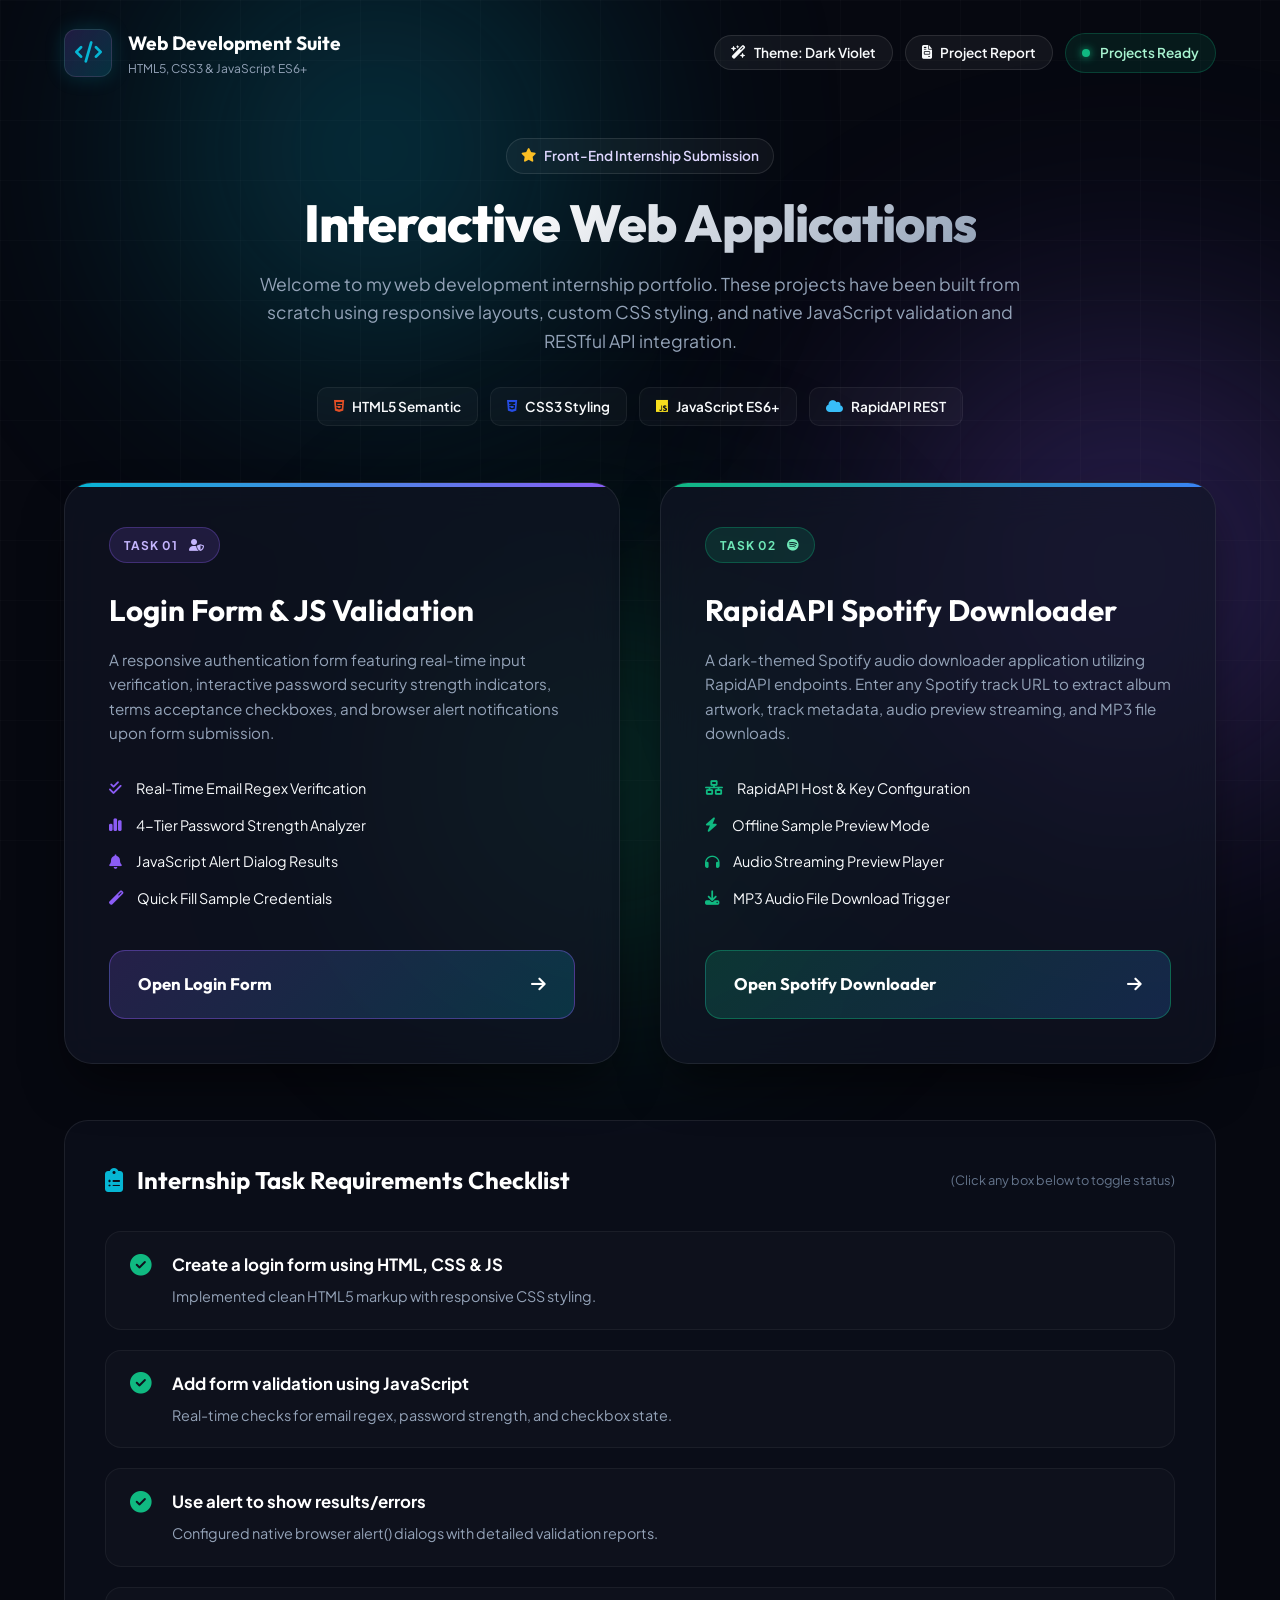
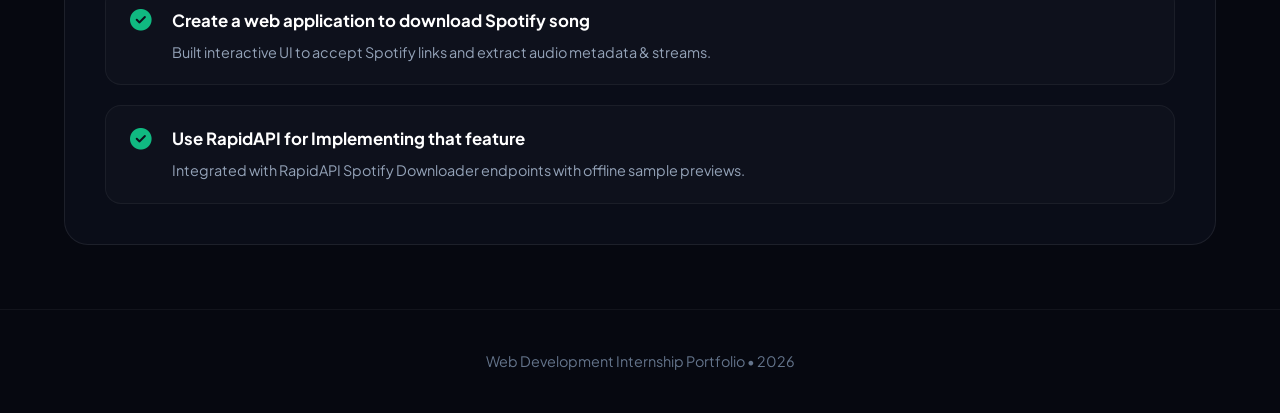
<file: index.html>
<!DOCTYPE html>
<html lang="en">
<head>
    <meta charset="UTF-8">
    <meta name="viewport" content="width=device-width, initial-scale=1.0">
    <title>Web Internship Projects | Portfolio</title>
    <meta name="description" content="An interactive web application showcasing two front-end development internship projects built with HTML5, CSS3, and JavaScript.">
    <!-- Google Fonts -->
    <link rel="preconnect" href="https://fonts.googleapis.com">
    <link rel="preconnect" href="https://fonts.gstatic.com" crossorigin>
    <link href="https://fonts.googleapis.com/css2?family=Outfit:wght@300;400;500;600;700;800&family=Plus+Jakarta+Sans:wght@400;500;600;700&display=swap" rel="stylesheet">
    <!-- FontAwesome for Icons -->
    <link rel="stylesheet" href="https://cdnjs.cloudflare.com/ajax/libs/font-awesome/6.4.0/css/all.min.css">
    <link rel="stylesheet" href="style.css">
</head>
<body>
    <!-- Ambient Background Gradients -->
    <div class="ambient-glow glow-cyan"></div>
    <div class="ambient-glow glow-violet"></div>
    <div class="ambient-glow glow-emerald"></div>
    <div class="grid-backdrop"></div>

    <!-- Header Navigation -->
    <header class="portfolio-header">
        <div class="logo-area">
            <div class="logo-badge">
                <i class="fa-solid fa-code"></i>
            </div>
            <div>
                <span class="brand-name">Web Development Suite</span>
                <span class="brand-sub">HTML5, CSS3 &amp; JavaScript ES6+</span>
            </div>
        </div>
        <div class="header-controls">
            <button type="button" class="btn-theme" id="themeSwitchBtn" title="Cycle color themes">
                <i class="fa-solid fa-wand-magic-sparkles"></i>
                <span>Theme: Dark Violet</span>
            </button>
            <button type="button" class="btn-report" id="generateReportBtn" title="Generate printable PDF report">
                <i class="fa-solid fa-file-invoice"></i>
                <span>Project Report</span>
            </button>
            <div class="header-status">
                <span class="status-indicator"></span>
                <span>Projects Ready</span>
            </div>
        </div>
    </header>

    <!-- Main Content -->
    <main class="dashboard-main">
        <!-- Hero Banner -->
        <section class="hero-banner">
            <div class="intern-tag">
                <i class="fa-solid fa-star"></i>
                <span>Front-End Internship Submission</span>
            </div>
            <h1>Interactive Web Applications</h1>
            <p class="hero-desc">Welcome to my web development internship portfolio. These projects have been built from scratch using responsive layouts, custom CSS styling, and native JavaScript validation and RESTful API integration.</p>
            
            <!-- Tech Stack Pill Badges -->
            <div class="tech-stack-pills">
                <span class="pill"><i class="fa-brands fa-html5" style="color: #e34f26;"></i> HTML5 Semantic</span>
                <span class="pill"><i class="fa-brands fa-css3-alt" style="color: #264de4;"></i> CSS3 Styling</span>
                <span class="pill"><i class="fa-brands fa-js" style="color: #f7df1e;"></i> JavaScript ES6+</span>
                <span class="pill"><i class="fa-solid fa-cloud" style="color: #38bdf8;"></i> RapidAPI REST</span>
            </div>
        </section>

        <!-- Tasks Grid -->
        <section class="tasks-grid">
            <!-- TASK 1 CARD -->
            <article class="task-card card-task-1">
                <div class="card-glow-border"></div>
                <div class="card-content">
                    <div class="task-badge badge-violet">
                        <span>TASK 01</span>
                        <i class="fa-solid fa-user-shield"></i>
                    </div>
                    
                    <h2 class="task-title">Login Form &amp; JS Validation</h2>
                    <p class="task-summary">A responsive authentication form featuring real-time input verification, interactive password security strength indicators, terms acceptance checkboxes, and browser alert notifications upon form submission.</p>
                    
                    <div class="task-features">
                        <div class="feature-item">
                            <i class="fa-solid fa-check-double"></i>
                            <span>Real-Time Email Regex Verification</span>
                        </div>
                        <div class="feature-item">
                            <i class="fa-solid fa-chart-simple"></i>
                            <span>4-Tier Password Strength Analyzer</span>
                        </div>
                        <div class="feature-item">
                            <i class="fa-solid fa-bell"></i>
                            <span>JavaScript Alert Dialog Results</span>
                        </div>
                        <div class="feature-item">
                            <i class="fa-solid fa-magic"></i>
                            <span>Quick Fill Sample Credentials</span>
                        </div>
                    </div>

                    <div class="card-actions">
                        <a href="task1_login_form/index.html" class="btn-launch btn-violet">
                            <span>Open Login Form</span>
                            <i class="fa-solid fa-arrow-right"></i>
                        </a>
                    </div>
                </div>
            </article>

            <!-- TASK 2 CARD -->
            <article class="task-card card-task-2">
                <div class="card-glow-border"></div>
                <div class="card-content">
                    <div class="task-badge badge-emerald">
                        <span>TASK 02</span>
                        <i class="fa-brands fa-spotify"></i>
                    </div>
                    
                    <h2 class="task-title">RapidAPI Spotify Downloader</h2>
                    <p class="task-summary">A dark-themed Spotify audio downloader application utilizing RapidAPI endpoints. Enter any Spotify track URL to extract album artwork, track metadata, audio preview streaming, and MP3 file downloads.</p>
                    
                    <div class="task-features">
                        <div class="feature-item">
                            <i class="fa-solid fa-network-wired"></i>
                            <span>RapidAPI Host &amp; Key Configuration</span>
                        </div>
                        <div class="feature-item">
                            <i class="fa-solid fa-bolt"></i>
                            <span>Offline Sample Preview Mode</span>
                        </div>
                        <div class="feature-item">
                            <i class="fa-solid fa-headphones"></i>
                            <span>Audio Streaming Preview Player</span>
                        </div>
                        <div class="feature-item">
                            <i class="fa-solid fa-download"></i>
                            <span>MP3 Audio File Download Trigger</span>
                        </div>
                    </div>

                    <div class="card-actions">
                        <a href="task2_spotify_downloader/index.html" class="btn-launch btn-emerald">
                            <span>Open Spotify Downloader</span>
                            <i class="fa-solid fa-arrow-right"></i>
                        </a>
                    </div>
                </div>
            </article>
        </section>

        <!-- Evaluation Checklist Box -->
        <section class="eval-box">
            <div class="eval-header">
                <i class="fa-solid fa-clipboard-list"></i>
                <h3>Internship Task Requirements Checklist</h3>
                <span class="click-hint">(Click any box below to toggle status)</span>
            </div>
            <div class="eval-items">
                <div class="eval-item verified">
                    <i class="fa-solid fa-circle-check"></i>
                    <div>
                        <strong>Create a login form using HTML, CSS &amp; JS</strong>
                        <span>Implemented clean HTML5 markup with responsive CSS styling.</span>
                    </div>
                </div>
                <div class="eval-item verified">
                    <i class="fa-solid fa-circle-check"></i>
                    <div>
                        <strong>Add form validation using JavaScript</strong>
                        <span>Real-time checks for email regex, password strength, and checkbox state.</span>
                    </div>
                </div>
                <div class="eval-item verified">
                    <i class="fa-solid fa-circle-check"></i>
                    <div>
                        <strong>Use alert to show results/errors</strong>
                        <span>Configured native browser alert() dialogs with detailed validation reports.</span>
                    </div>
                </div>
                <div class="eval-item verified">
                    <i class="fa-solid fa-circle-check"></i>
                    <div>
                        <strong>Create a web application to download Spotify song</strong>
                        <span>Built interactive UI to accept Spotify links and extract audio metadata &amp; streams.</span>
                    </div>
                </div>
                <div class="eval-item verified">
                    <i class="fa-solid fa-circle-check"></i>
                    <div>
                        <strong>Use RapidAPI for Implementing that feature</strong>
                        <span>Integrated with RapidAPI Spotify Downloader endpoints with offline sample previews.</span>
                    </div>
                </div>
            </div>
        </section>
    </main>

    <!-- Evaluation Report Modal (For Printing/PDF) -->
    <div class="report-modal" id="reportModal">
        <div class="report-card">
            <div class="report-header">
                <div class="report-title-area">
                    <i class="fa-solid fa-award"></i>
                    <div>
                        <h2>Internship Project Summary Report</h2>
                        <span>Front-End Web Development Submission</span>
                    </div>
                </div>
                <button type="button" class="close-report-btn" id="closeReportBtn"><i class="fa-solid fa-xmark"></i></button>
            </div>
            
            <div class="report-body">
                <div class="report-meta">
                    <p><strong>Project:</strong> Web Internship Tasks</p>
                    <p><strong>Date:</strong> <span id="reportTimestamp">Today</span></p>
                    <p><strong>Status:</strong> <span class="badge-passed">COMPLETE &amp; VERIFIED</span></p>
                </div>

                <hr class="report-divider">

                <h3>Project Verification Summary</h3>
                <table class="report-table">
                    <thead>
                        <tr>
                            <th>Task</th>
                            <th>Requirement Specification</th>
                            <th>Implementation Overview</th>
                            <th>Status</th>
                        </tr>
                    </thead>
                    <tbody>
                        <tr>
                            <td><strong>Task 01</strong></td>
                            <td>Login form using HTML, CSS &amp; JS</td>
                            <td>Responsive layout, floating input labels, custom CSS styling.</td>
                            <td><span class="status-pass">✔ Complete</span></td>
                        </tr>
                        <tr>
                            <td><strong>Task 01</strong></td>
                            <td>JS form validation &amp; alert() results</td>
                            <td>Real-time regex email check, 4-bar password security indicator, alert popups.</td>
                            <td><span class="status-pass">✔ Complete</span></td>
                        </tr>
                        <tr>
                            <td><strong>Task 02</strong></td>
                            <td>Spotify song downloader app</td>
                            <td>Dark green theme, audio player preview, direct MP3 download button.</td>
                            <td><span class="status-pass">✔ Complete</span></td>
                        </tr>
                        <tr>
                            <td><strong>Task 02</strong></td>
                            <td>RapidAPI integration</td>
                            <td>HTTP fetch with X-RapidAPI-Key headers, endpoint switcher, offline sample previews.</td>
                            <td><span class="status-pass">✔ Complete</span></td>
                        </tr>
                    </tbody>
                </table>

                <div class="report-notes">
                    <p><strong>Developer Note:</strong> Both tasks were designed and built without third-party CSS or JS UI frameworks, focusing on native DOM manipulation, styling variables, and asynchronous RESTful API calls.</p>
                </div>
            </div>

            <div class="report-footer">
                <button type="button" class="btn-print" id="printReportBtn">
                    <i class="fa-solid fa-print"></i>
                    <span>Print Report / Save as PDF</span>
                </button>
            </div>
        </div>
    </div>

    <!-- Footer -->
    <footer class="portfolio-footer">
        <p>Web Development Internship Portfolio &bull; 2026</p>
    </footer>

    <script src="dashboard.js"></script>
</body>
</html>
</file>
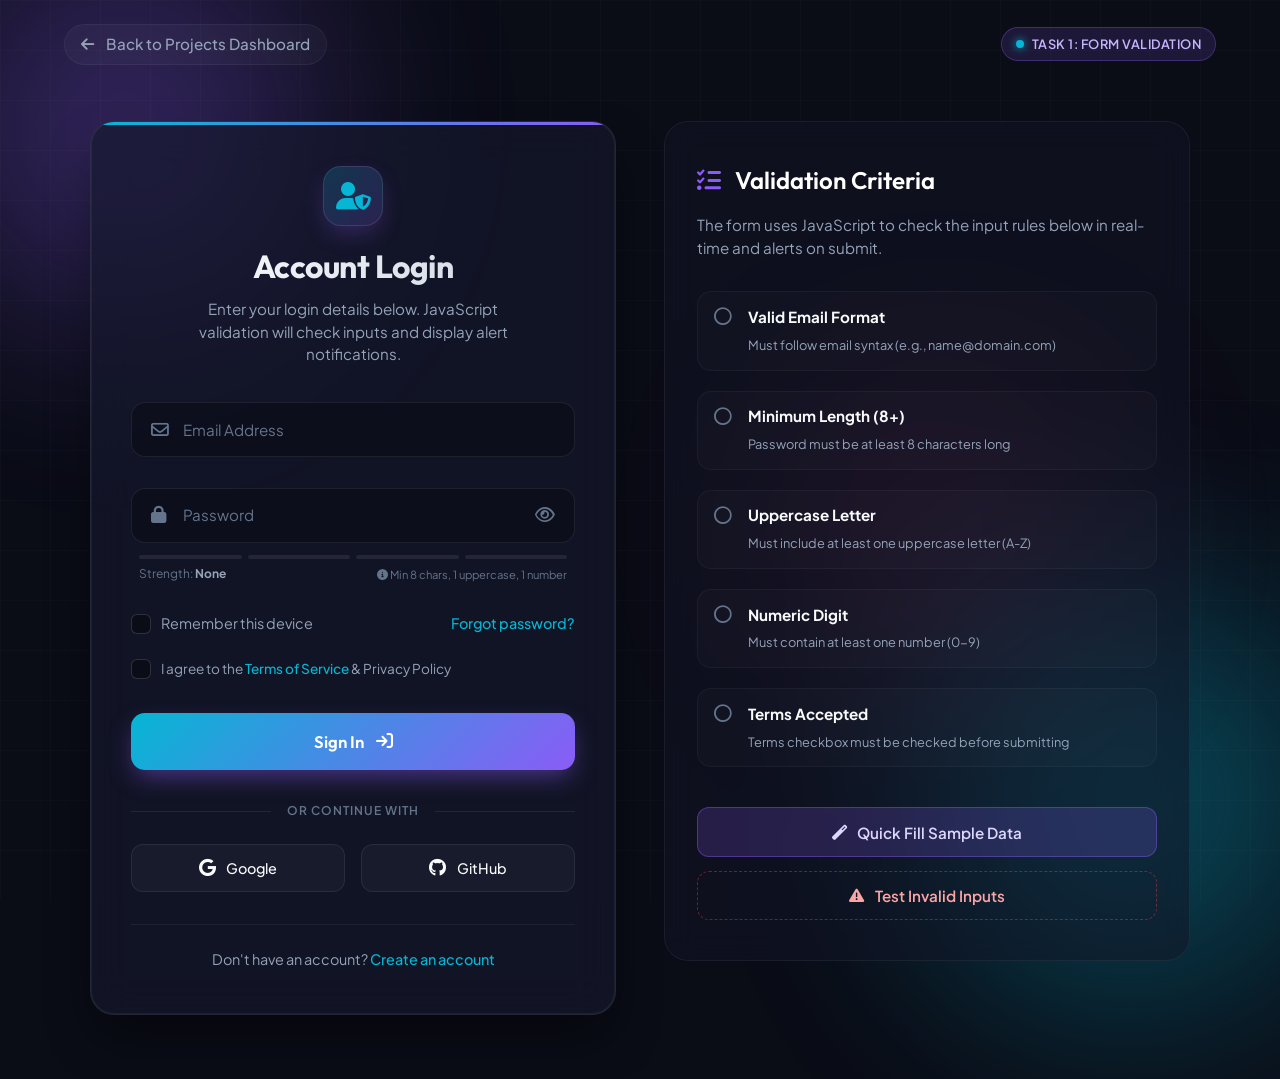
<file: task1_login_form/index.html>
<!DOCTYPE html>
<html lang="en">
<head>
    <meta charset="UTF-8">
    <meta name="viewport" content="width=device-width, initial-scale=1.0">
    <title>Login Portal | Task 1 - Form Validation</title>
    <meta name="description" content="A responsive login form with JavaScript validation, password strength indicators, and alert notifications.">
    <!-- Google Fonts -->
    <link rel="preconnect" href="https://fonts.googleapis.com">
    <link rel="preconnect" href="https://fonts.gstatic.com" crossorigin>
    <link href="https://fonts.googleapis.com/css2?family=Outfit:wght@300;400;500;600;700&family=Plus+Jakarta+Sans:wght@400;500;600;700&display=swap" rel="stylesheet">
    <!-- FontAwesome for Icons -->
    <link rel="stylesheet" href="https://cdnjs.cloudflare.com/ajax/libs/font-awesome/6.4.0/css/all.min.css">
    <link rel="stylesheet" href="style.css">
</head>
<body>
    <!-- Background Animated Gradients -->
    <div class="bg-orb orb-1"></div>
    <div class="bg-orb orb-2"></div>
    <div class="bg-orb orb-3"></div>
    <div class="grid-overlay"></div>

    <!-- Navigation Header -->
    <header class="top-nav">
        <a href="../index.html" class="back-link" id="back-to-dashboard">
            <i class="fa-solid fa-arrow-left"></i>
            <span>Back to Projects Dashboard</span>
        </a>
        <div class="badge-tag">
            <span class="pulse-dot"></span>
            <span>Task 1: Form Validation</span>
        </div>
    </header>

    <!-- Main Container -->
    <main class="main-container">
        <div class="login-card">
            <!-- Card Header -->
            <div class="card-header">
                <div class="logo-icon">
                    <i class="fa-solid fa-user-shield"></i>
                </div>
                <h1 id="form-title">Account Login</h1>
                <p class="subtitle">Enter your login details below. JavaScript validation will check inputs and display alert notifications.</p>
            </div>

            <!-- Login Form -->
            <form id="loginForm" novalidate>
                <!-- Email Input Field -->
                <div class="form-group" id="group-email">
                    <div class="input-wrapper">
                        <i class="fa-regular fa-envelope input-icon"></i>
                        <input type="email" id="emailInput" name="email" placeholder=" " required autocomplete="email">
                        <label for="emailInput" class="floating-label">Email Address</label>
                        <div class="status-icon" id="email-status"><i class="fa-solid fa-check"></i></div>
                    </div>
                    <span class="error-text" id="emailError">Please enter a valid email address.</span>
                </div>

                <!-- Password Input Field -->
                <div class="form-group" id="group-password">
                    <div class="input-wrapper">
                        <i class="fa-solid fa-lock input-icon"></i>
                        <input type="password" id="passwordInput" name="password" placeholder=" " required autocomplete="current-password">
                        <label for="passwordInput" class="floating-label">Password</label>
                        <button type="button" class="toggle-password" id="togglePasswordBtn" aria-label="Toggle password visibility">
                            <i class="fa-regular fa-eye" id="eyeIcon"></i>
                        </button>
                    </div>
                    
                    <!-- Password Strength Meter -->
                    <div class="password-strength-container" id="strengthContainer">
                        <div class="strength-bars">
                            <div class="bar" id="bar-1"></div>
                            <div class="bar" id="bar-2"></div>
                            <div class="bar" id="bar-3"></div>
                            <div class="bar" id="bar-4"></div>
                        </div>
                        <div class="strength-label">
                            <span>Strength: <strong id="strengthText">None</strong></span>
                            <span class="req-hint" id="reqHint"><i class="fa-solid fa-circle-info"></i> Min 8 chars, 1 uppercase, 1 number</span>
                        </div>
                    </div>
                    <span class="error-text" id="passwordError">Password must be at least 8 characters.</span>
                </div>

                <!-- Remember Me & Forgot Password -->
                <div class="form-row">
                    <label class="custom-checkbox">
                        <input type="checkbox" id="rememberMe" name="rememberMe">
                        <span class="checkmark"></span>
                        <span class="checkbox-label">Remember this device</span>
                    </label>
                    <a href="#forgot" class="forgot-link" id="forgotPasswordLink" onclick="alert('ℹ️ Password Reset:\n\nTo test this login form, please use any valid email and a password with at least 8 characters, an uppercase letter, and a number.'); return false;">Forgot password?</a>
                </div>

                <!-- Terms Checkbox -->
                <div class="form-group terms-group">
                    <label class="custom-checkbox">
                        <input type="checkbox" id="termsCheck" name="terms">
                        <span class="checkmark"></span>
                        <span class="checkbox-label">I agree to the <a href="#" onclick="alert('📜 Terms of Service:\n\nBy checking this box, you agree to the standard terms and conditions of this website.'); return false;">Terms of Service</a> &amp; Privacy Policy</span>
                    </label>
                </div>

                <!-- Submit Button -->
                <button type="submit" class="submit-btn" id="submitBtn">
                    <span>Sign In</span>
                    <i class="fa-solid fa-arrow-right-to-bracket btn-icon"></i>
                    <div class="btn-glow"></div>
                </button>
            </form>

            <!-- Divider -->
            <div class="divider">
                <span>OR CONTINUE WITH</span>
            </div>

            <!-- Social Login Buttons -->
            <div class="social-logins">
                <button type="button" class="social-btn" onclick="alert('ℹ️ Social Login:\n\nRedirecting to Google authentication service...');">
                    <i class="fa-brands fa-google"></i>
                    <span>Google</span>
                </button>
                <button type="button" class="social-btn" onclick="alert('ℹ️ Social Login:\n\nRedirecting to GitHub authentication service...');">
                    <i class="fa-brands fa-github"></i>
                    <span>GitHub</span>
                </button>
            </div>

            <!-- Card Footer -->
            <div class="card-footer">
                <p>Don't have an account? <a href="#" onclick="alert('ℹ️ Account Registration:\n\nYou can use the form above to test login validation with any valid credentials.'); return false;">Create an account</a></p>
            </div>
        </div>

        <!-- Validation Rules Guide Card -->
        <aside class="info-card">
            <div class="info-header">
                <i class="fa-solid fa-list-check"></i>
                <h2>Validation Criteria</h2>
            </div>
            <p class="info-desc">The form uses JavaScript to check the input rules below in real-time and alerts on submit.</p>
            
            <ul class="rule-list">
                <li id="rule-email" class="rule-item">
                    <i class="fa-regular fa-circle"></i>
                    <div>
                        <strong>Valid Email Format</strong>
                        <span>Must follow email syntax (e.g., name@domain.com)</span>
                    </div>
                </li>
                <li id="rule-len" class="rule-item">
                    <i class="fa-regular fa-circle"></i>
                    <div>
                        <strong>Minimum Length (8+)</strong>
                        <span>Password must be at least 8 characters long</span>
                    </div>
                </li>
                <li id="rule-upper" class="rule-item">
                    <i class="fa-regular fa-circle"></i>
                    <div>
                        <strong>Uppercase Letter</strong>
                        <span>Must include at least one uppercase letter (A-Z)</span>
                    </div>
                </li>
                <li id="rule-num" class="rule-item">
                    <i class="fa-regular fa-circle"></i>
                    <div>
                        <strong>Numeric Digit</strong>
                        <span>Must contain at least one number (0-9)</span>
                    </div>
                </li>
                <li id="rule-terms" class="rule-item">
                    <i class="fa-regular fa-circle"></i>
                    <div>
                        <strong>Terms Accepted</strong>
                        <span>Terms checkbox must be checked before submitting</span>
                    </div>
                </li>
            </ul>

            <div class="test-actions">
                <button type="button" class="btn-secondary" id="fillDemoBtn">
                    <i class="fa-solid fa-magic"></i>
                    <span>Quick Fill Sample Data</span>
                </button>
                <button type="button" class="btn-outline" id="triggerErrorBtn">
                    <i class="fa-solid fa-triangle-exclamation"></i>
                    <span>Test Invalid Inputs</span>
                </button>
            </div>
        </aside>
    </main>

    <!-- Success Toast Notification -->
    <div class="toast-notification" id="toast">
        <div class="toast-icon"><i class="fa-solid fa-circle-check"></i></div>
        <div class="toast-content">
            <h4 id="toastTitle">Success!</h4>
            <p id="toastMessage">Form validation passed successfully.</p>
        </div>
        <button class="toast-close" id="closeToast"><i class="fa-solid fa-xmark"></i></button>
    </div>

    <script src="script.js"></script>
</body>
</html>
</file>
<file: style.css>
/* ==========================================================================
   Root Internship Portfolio Dashboard CSS
   Design: Cyberpunk Glassmorphism with Neon Accents & Dynamic Animations
   ========================================================================== */

:root {
    --bg-primary: #060810;
    --bg-secondary: #0d101d;
    --card-bg: rgba(18, 22, 38, 0.65);
    --card-border: rgba(255, 255, 255, 0.08);
    --text-primary: #f8fafc;
    --text-secondary: #94a3b8;
    --text-muted: #64748b;
    
    /* Accents */
    --accent-violet: #8b5cf6;
    --accent-emerald: #10b981;
    --accent-cyan: #06b6d4;
    --accent-gold: #f59e0b;
    
    --transition-fast: 0.15s ease;
    --transition-normal: 0.25s ease;
    --transition-smooth: 0.4s cubic-bezier(0.16, 1, 0.3, 1);
}

/* Theme 2: Matrix Emerald */
html.theme-emerald {
    --bg-primary: #040906;
    --bg-secondary: #0a140f;
    --card-bg: rgba(12, 28, 20, 0.7);
    --accent-violet: #10b981;
    --accent-cyan: #34d399;
}

/* Theme 3: Solar Gold */
html.theme-gold {
    --bg-primary: #0e0a04;
    --bg-secondary: #171107;
    --card-bg: rgba(30, 22, 10, 0.7);
    --accent-violet: #f59e0b;
    --accent-cyan: #fbbf24;
    --accent-emerald: #ef4444;
}

* {
    margin: 0;
    padding: 0;
    box-sizing: border-box;
}

body {
    font-family: 'Plus Jakarta Sans', -apple-system, BlinkMacSystemFont, sans-serif;
    background-color: var(--bg-primary);
    color: var(--text-primary);
    min-height: 100vh;
    display: flex;
    flex-direction: column;
    overflow-x: hidden;
    position: relative;
    line-height: 1.6;
    transition: background-color 0.4s ease;
}

/* ==========================================================================
   Ambient Glows & Grid Backdrop
   ========================================================================== */
.ambient-glow {
    position: fixed;
    border-radius: 50%;
    filter: blur(130px);
    opacity: 0.35;
    z-index: -2;
    transition: background 0.4s ease;
}

.glow-cyan {
    width: 500px;
    height: 500px;
    background: radial-gradient(circle, var(--accent-cyan), transparent);
    top: -100px;
    left: 10%;
    animation: drift 18s infinite alternate ease-in-out;
}

.glow-violet {
    width: 600px;
    height: 600px;
    background: radial-gradient(circle, var(--accent-violet), transparent);
    top: 30%;
    right: -150px;
    animation: drift 22s infinite alternate-reverse ease-in-out;
}

.glow-emerald {
    width: 450px;
    height: 450px;
    background: radial-gradient(circle, var(--accent-emerald), transparent);
    bottom: -100px;
    left: 30%;
    animation: drift 15s infinite alternate ease-in-out;
}

@keyframes drift {
    0% { transform: translate(0, 0) scale(1); }
    100% { transform: translate(40px, -40px) scale(1.1); }
}

.grid-backdrop {
    position: fixed;
    top: 0;
    left: 0;
    width: 100%;
    height: 100%;
    background-image: 
        linear-gradient(to right, rgba(255, 255, 255, 0.02) 1px, transparent 1px),
        linear-gradient(to bottom, rgba(255, 255, 255, 0.02) 1px, transparent 1px);
    background-size: 60px 60px;
    z-index: -1;
}

/* ==========================================================================
   Header Navigation
   ========================================================================== */
.portfolio-header {
    display: flex;
    justify-content: space-between;
    align-items: center;
    padding: 1.75rem 5%;
    max-width: 1400px;
    width: 100%;
    margin: 0 auto;
    flex-wrap: wrap;
    gap: 1rem;
}

.logo-area {
    display: flex;
    align-items: center;
    gap: 1rem;
}

.logo-badge {
    width: 48px;
    height: 48px;
    border-radius: 12px;
    background: linear-gradient(135deg, rgba(139, 92, 246, 0.2), rgba(6, 182, 212, 0.2));
    border: 1px solid rgba(255, 255, 255, 0.1);
    display: flex;
    align-items: center;
    justify-content: center;
    font-size: 1.35rem;
    color: var(--accent-cyan);
    box-shadow: 0 0 20px rgba(6, 182, 212, 0.2);
}

.brand-name {
    display: block;
    font-family: 'Outfit', sans-serif;
    font-size: 1.2rem;
    font-weight: 700;
    color: #fff;
}

.brand-sub {
    display: block;
    font-size: 0.75rem;
    color: var(--text-secondary);
}

.header-controls {
    display: flex;
    align-items: center;
    gap: 0.75rem;
    flex-wrap: wrap;
}

.btn-theme, .btn-report {
    padding: 0.5rem 1rem;
    border-radius: 99px;
    background: rgba(255, 255, 255, 0.05);
    border: 1px solid rgba(255, 255, 255, 0.1);
    color: var(--text-primary);
    font-family: inherit;
    font-size: 0.85rem;
    font-weight: 600;
    cursor: pointer;
    display: flex;
    align-items: center;
    gap: 0.5rem;
    transition: var(--transition-normal);
}

.btn-theme:hover {
    background: rgba(139, 92, 246, 0.2);
    border-color: rgba(139, 92, 246, 0.4);
    color: #c4b5fd;
    transform: translateY(-2px);
}

.btn-report:hover {
    background: rgba(16, 185, 129, 0.2);
    border-color: rgba(16, 185, 129, 0.4);
    color: #6ee7b7;
    transform: translateY(-2px);
}

.header-status {
    display: flex;
    align-items: center;
    gap: 0.65rem;
    padding: 0.5rem 1rem;
    border-radius: 99px;
    background: rgba(16, 185, 129, 0.1);
    border: 1px solid rgba(16, 185, 129, 0.25);
    color: #a7f3d0;
    font-size: 0.85rem;
    font-weight: 600;
}

.status-indicator {
    width: 8px;
    height: 8px;
    border-radius: 50%;
    background-color: var(--accent-emerald);
    box-shadow: 0 0 8px var(--accent-emerald);
    animation: blink 2s infinite;
}

@keyframes blink {
    0%, 100% { opacity: 1; }
    50% { opacity: 0.3; }
}

/* ==========================================================================
   Dashboard Main Content
   ========================================================================== */
.dashboard-main {
    max-width: 1200px;
    width: 90%;
    margin: 2rem auto 4rem;
    display: flex;
    flex-direction: column;
    gap: 3.5rem;
}

/* Hero Banner */
.hero-banner {
    text-align: center;
    display: flex;
    flex-direction: column;
    align-items: center;
    max-width: 800px;
    margin: 0 auto;
}

.intern-tag {
    display: inline-flex;
    align-items: center;
    gap: 0.5rem;
    padding: 0.4rem 0.9rem;
    border-radius: 99px;
    background: rgba(255, 255, 255, 0.04);
    border: 1px solid rgba(255, 255, 255, 0.1);
    color: #ddd6fe;
    font-size: 0.85rem;
    font-weight: 600;
    margin-bottom: 1.25rem;
}

.intern-tag i { color: #fbbf24; }

.hero-banner h1 {
    font-family: 'Outfit', sans-serif;
    font-size: 3.25rem;
    font-weight: 800;
    letter-spacing: -1px;
    line-height: 1.15;
    margin-bottom: 1rem;
    background: linear-gradient(135deg, #ffffff 30%, #94a3b8 100%);
    -webkit-background-clip: text;
    -webkit-text-fill-color: transparent;
}

@media (max-width: 768px) {
    .hero-banner h1 { font-size: 2.25rem; }
}

.hero-desc {
    color: var(--text-secondary);
    font-size: 1.1rem;
    margin-bottom: 2rem;
}

.tech-stack-pills {
    display: flex;
    flex-wrap: wrap;
    justify-content: center;
    gap: 0.75rem;
}

.pill {
    padding: 0.5rem 1rem;
    border-radius: 10px;
    background: rgba(255, 255, 255, 0.03);
    border: 1px solid rgba(255, 255, 255, 0.06);
    font-size: 0.85rem;
    font-weight: 600;
    color: var(--text-primary);
    display: flex;
    align-items: center;
    gap: 0.5rem;
}

/* ==========================================================================
   Tasks Grid & Card Styling
   ========================================================================== */
.tasks-grid {
    display: grid;
    grid-template-columns: 1fr 1fr;
    gap: 2.5rem;
}

@media (max-width: 900px) {
    .tasks-grid { grid-template-columns: 1fr; }
}

.task-card {
    background: var(--card-bg);
    backdrop-filter: blur(20px);
    -webkit-backdrop-filter: blur(20px);
    border: 1px solid var(--card-border);
    border-radius: 28px;
    padding: 2.75rem;
    position: relative;
    overflow: hidden;
    transition: var(--transition-smooth);
    display: flex;
    flex-direction: column;
    justify-content: space-between;
    box-shadow: 0 25px 50px -12px rgba(0, 0, 0, 0.6);
}

.task-card:hover {
    transform: translateY(-6px);
    border-color: rgba(255, 255, 255, 0.15);
    box-shadow: 0 35px 60px -15px rgba(0, 0, 0, 0.8);
}

.card-glow-border {
    position: absolute;
    top: 0;
    left: 0;
    right: 0;
    height: 4px;
}

.card-task-1 .card-glow-border {
    background: linear-gradient(90deg, var(--accent-cyan), var(--accent-violet));
}

.card-task-2 .card-glow-border {
    background: linear-gradient(90deg, var(--accent-emerald), #3b82f6);
}

.card-content {
    display: flex;
    flex-direction: column;
    height: 100%;
}

.task-badge {
    display: inline-flex;
    align-items: center;
    justify-content: space-between;
    padding: 0.45rem 0.9rem;
    border-radius: 99px;
    font-size: 0.75rem;
    font-weight: 700;
    letter-spacing: 1px;
    margin-bottom: 1.5rem;
    width: fit-content;
    gap: 0.65rem;
}

.badge-violet {
    background: rgba(139, 92, 246, 0.15);
    border: 1px solid rgba(139, 92, 246, 0.3);
    color: #c4b5fd;
}

.badge-emerald {
    background: rgba(16, 185, 129, 0.15);
    border: 1px solid rgba(16, 185, 129, 0.3);
    color: #6ee7b7;
}

.task-title {
    font-family: 'Outfit', sans-serif;
    font-size: 1.85rem;
    font-weight: 700;
    margin-bottom: 0.85rem;
    color: #fff;
}

.task-summary {
    color: var(--text-secondary);
    font-size: 0.95rem;
    margin-bottom: 2rem;
    line-height: 1.6;
}

.task-features {
    display: flex;
    flex-direction: column;
    gap: 0.85rem;
    margin-bottom: 2.5rem;
    flex-grow: 1;
}

.feature-item {
    display: flex;
    align-items: center;
    gap: 0.85rem;
    font-size: 0.9rem;
    color: var(--text-primary);
}

.card-task-1 .feature-item i { color: var(--accent-violet); }
.card-task-2 .feature-item i { color: var(--accent-emerald); }

.card-actions {
    margin-top: auto;
}

.btn-launch {
    display: flex;
    align-items: center;
    justify-content: space-between;
    width: 100%;
    padding: 1.25rem 1.75rem;
    border-radius: 16px;
    text-decoration: none;
    font-family: 'Outfit', sans-serif;
    font-size: 1.05rem;
    font-weight: 700;
    transition: var(--transition-smooth);
}

.btn-violet {
    background: linear-gradient(135deg, rgba(139, 92, 246, 0.2), rgba(6, 182, 212, 0.2));
    border: 1px solid rgba(139, 92, 246, 0.4);
    color: #fff;
}

.btn-violet:hover {
    background: linear-gradient(135deg, var(--accent-violet), var(--accent-cyan));
    box-shadow: 0 10px 25px -5px rgba(139, 92, 246, 0.5);
    transform: translateY(-2px);
}

.btn-emerald {
    background: linear-gradient(135deg, rgba(16, 185, 129, 0.2), rgba(59, 130, 246, 0.2));
    border: 1px solid rgba(16, 185, 129, 0.4);
    color: #fff;
}

.btn-emerald:hover {
    background: linear-gradient(135deg, var(--accent-emerald), #3b82f6);
    color: #000;
    box-shadow: 0 10px 25px -5px rgba(16, 185, 129, 0.5);
    transform: translateY(-2px);
}

.btn-launch i {
    transition: transform 0.2s ease;
}

.btn-launch:hover i {
    transform: translateX(6px);
}

/* ==========================================================================
   Evaluation Checklist Box
   ========================================================================== */
.eval-box {
    background: rgba(13, 16, 29, 0.7);
    border: 1px solid rgba(255, 255, 255, 0.08);
    border-radius: 24px;
    padding: 2.5rem;
}

.eval-header {
    display: flex;
    align-items: center;
    gap: 0.85rem;
    margin-bottom: 2rem;
    color: #fff;
    flex-wrap: wrap;
}

.eval-header i {
    font-size: 1.5rem;
    color: var(--accent-cyan);
}

.eval-header h3 {
    font-family: 'Outfit', sans-serif;
    font-size: 1.5rem;
    font-weight: 700;
}

.click-hint {
    font-size: 0.8rem;
    color: var(--text-muted);
    margin-left: auto;
}

.eval-items {
    display: flex;
    flex-direction: column;
    gap: 1.25rem;
}

.eval-item {
    display: flex;
    align-items: flex-start;
    gap: 1.25rem;
    padding: 1.25rem 1.5rem;
    border-radius: 16px;
    background: rgba(255, 255, 255, 0.02);
    border: 1px solid rgba(255, 255, 255, 0.05);
    transition: var(--transition-normal);
}

.eval-item:hover {
    background: rgba(255, 255, 255, 0.05);
    border-color: rgba(255, 255, 255, 0.1);
    transform: translateX(4px);
}

.eval-item.verified i {
    color: var(--accent-emerald);
    font-size: 1.35rem;
    margin-top: 0.15rem;
}

.eval-item strong {
    display: block;
    font-size: 1.05rem;
    color: #fff;
    margin-bottom: 0.25rem;
}

.eval-item span {
    font-size: 0.9rem;
    color: var(--text-secondary);
}

/* ==========================================================================
   Report Modal & Print Styles
   ========================================================================== */
.report-modal {
    position: fixed;
    top: 0;
    left: 0;
    width: 100%;
    height: 100%;
    background: rgba(0, 0, 0, 0.8);
    backdrop-filter: blur(8px);
    display: flex;
    align-items: center;
    justify-content: center;
    z-index: 2000;
    opacity: 0;
    pointer-events: none;
    transition: var(--transition-normal);
    padding: 2rem;
}

.report-modal.show {
    opacity: 1;
    pointer-events: auto;
}

.report-card {
    background: #0f172a;
    border: 1px solid rgba(255, 255, 255, 0.15);
    border-radius: 20px;
    max-width: 800px;
    width: 100%;
    max-height: 90vh;
    overflow-y: auto;
    padding: 2.5rem;
    color: #f8fafc;
    box-shadow: 0 25px 50px rgba(0, 0, 0, 0.7);
    animation: modalSlide 0.3s ease;
}

@keyframes modalSlide {
    from { transform: translateY(20px); opacity: 0; }
    to { transform: translateY(0); opacity: 1; }
}

.report-header {
    display: flex;
    justify-content: space-between;
    align-items: flex-start;
    margin-bottom: 1.5rem;
}

.report-title-area {
    display: flex;
    align-items: center;
    gap: 1rem;
}

.report-title-area i {
    font-size: 2.5rem;
    color: #fbbf24;
}

.report-title-area h2 {
    font-family: 'Outfit', sans-serif;
    font-size: 1.75rem;
    font-weight: 700;
}

.report-title-area span {
    color: #94a3b8;
    font-size: 0.9rem;
}

.close-report-btn {
    background: none;
    border: none;
    color: #94a3b8;
    font-size: 1.5rem;
    cursor: pointer;
}
.close-report-btn:hover { color: white; }

.report-meta {
    display: flex;
    justify-content: space-between;
    flex-wrap: wrap;
    gap: 1rem;
    background: rgba(255, 255, 255, 0.03);
    padding: 1rem 1.5rem;
    border-radius: 12px;
    font-size: 0.9rem;
}

.badge-passed {
    color: #34d399;
    font-weight: 700;
}

.report-divider {
    border: 0;
    height: 1px;
    background: rgba(255, 255, 255, 0.1);
    margin: 1.5rem 0;
}

.report-body h3 {
    font-family: 'Outfit', sans-serif;
    margin-bottom: 1rem;
    font-size: 1.25rem;
}

.report-table {
    width: 100%;
    border-collapse: collapse;
    margin-bottom: 1.5rem;
    font-size: 0.9rem;
}

.report-table th, .report-table td {
    padding: 0.85rem 1rem;
    text-align: left;
    border-bottom: 1px solid rgba(255, 255, 255, 0.08);
}

.report-table th {
    background: rgba(255, 255, 255, 0.05);
    color: #cbd5e1;
    font-weight: 600;
}

.status-pass {
    color: #34d399;
    font-weight: 600;
}

.report-notes {
    background: rgba(6, 182, 212, 0.1);
    border: 1px solid rgba(6, 182, 212, 0.3);
    padding: 1rem 1.25rem;
    border-radius: 12px;
    font-size: 0.85rem;
    line-height: 1.5;
    color: #cffafe;
}

.report-footer {
    margin-top: 2rem;
    text-align: right;
}

.btn-print {
    padding: 0.9rem 1.5rem;
    border-radius: 12px;
    background: var(--accent-violet);
    border: none;
    color: white;
    font-family: 'Outfit', sans-serif;
    font-weight: 600;
    cursor: pointer;
    display: inline-flex;
    align-items: center;
    gap: 0.5rem;
    transition: var(--transition-normal);
}

.btn-print:hover {
    background: #7c3aed;
    transform: translateY(-2px);
}

/* Print CSS */
@media print {
    body * {
        visibility: hidden !important;
    }
    .report-modal, .report-modal *, .report-card, .report-card * {
        visibility: visible !important;
    }
    .report-modal {
        position: absolute;
        left: 0;
        top: 0;
        width: 100%;
        background: white !important;
        color: black !important;
        padding: 0;
    }
    .report-card {
        background: white !important;
        color: black !important;
        border: none;
        box-shadow: none;
        max-width: 100%;
        padding: 0;
    }
    .report-table th {
        background: #f1f5f9 !important;
        color: black !important;
        border: 1px solid #cbd5e1;
    }
    .report-table td {
        border: 1px solid #cbd5e1;
        color: black !important;
    }
    .badge-passed, .status-pass {
        color: #059669 !important;
    }
    .report-notes {
        background: #f8fafc !important;
        color: #0f172a !important;
        border: 1px solid #cbd5e1;
    }
    .close-report-btn, .report-footer {
        display: none !important;
    }
}

/* ==========================================================================
   Footer
   ========================================================================== */
.portfolio-footer {
    text-align: center;
    padding: 2.5rem;
    color: var(--text-muted);
    font-size: 0.9rem;
    border-top: 1px solid rgba(255, 255, 255, 0.05);
}
</file>
<file: task1_login_form/style.css>
/* ==========================================================================
   Task 1: Premium Login Form & Validation CSS
   Design: Obsidian Dark Mode with Cyber-Violet & Neon Cyan Accents
   ========================================================================== */

:root {
    --bg-primary: #0a0c16;
    --bg-secondary: #121526;
    --card-bg: rgba(22, 26, 46, 0.65);
    --card-border: rgba(255, 255, 255, 0.08);
    --text-primary: #f8fafc;
    --text-secondary: #94a3b8;
    --text-muted: #64748b;
    
    /* Accent Colors */
    --accent-cyan: #06b6d4;
    --accent-violet: #8b5cf6;
    --accent-gradient: linear-gradient(135deg, var(--accent-cyan), var(--accent-violet));
    --accent-glow: rgba(139, 92, 246, 0.35);
    
    /* Validation Colors */
    --success: #10b981;
    --warning: #f59e0b;
    --error: #ef4444;
    
    /* Transition Timings */
    --transition-fast: 0.15s ease;
    --transition-normal: 0.25s ease;
    --transition-smooth: 0.4s cubic-bezier(0.16, 1, 0.3, 1);
}

* {
    margin: 0;
    padding: 0;
    box-sizing: border-box;
}

body {
    font-family: 'Plus Jakarta Sans', -apple-system, BlinkMacSystemFont, sans-serif;
    background-color: var(--bg-primary);
    color: var(--text-primary);
    min-height: 100vh;
    display: flex;
    flex-direction: column;
    overflow-x: hidden;
    position: relative;
    line-height: 1.5;
}

/* ==========================================================================
   Background Animated Orbs & Grid
   ========================================================================== */
.bg-orb {
    position: fixed;
    border-radius: 50%;
    filter: blur(100px);
    opacity: 0.45;
    z-index: -2;
    animation: floatOrb 20s infinite alternate ease-in-out;
}

.orb-1 {
    width: 450px;
    height: 450px;
    background: radial-gradient(circle, var(--accent-violet), transparent);
    top: -100px;
    left: -100px;
}

.orb-2 {
    width: 500px;
    height: 500px;
    background: radial-gradient(circle, var(--accent-cyan), transparent);
    bottom: -150px;
    right: -100px;
    animation-delay: -5s;
}

.orb-3 {
    width: 350px;
    height: 350px;
    background: radial-gradient(circle, #ec4899, transparent);
    top: 40%;
    left: 60%;
    opacity: 0.25;
    animation-delay: -10s;
}

@keyframes floatOrb {
    0% { transform: translate(0, 0) scale(1); }
    50% { transform: translate(50px, 30px) scale(1.1); }
    100% { transform: translate(-30px, 50px) scale(0.95); }
}

.grid-overlay {
    position: fixed;
    top: 0;
    left: 0;
    width: 100%;
    height: 100%;
    background-image: 
        linear-gradient(to right, rgba(255, 255, 255, 0.02) 1px, transparent 1px),
        linear-gradient(to bottom, rgba(255, 255, 255, 0.02) 1px, transparent 1px);
    background-size: 50px 50px;
    z-index: -1;
}

/* ==========================================================================
   Navigation Header
   ========================================================================== */
.top-nav {
    display: flex;
    justify-content: space-between;
    align-items: center;
    padding: 1.5rem 5%;
    max-width: 1400px;
    width: 100%;
    margin: 0 auto;
}

.back-link {
    display: inline-flex;
    align-items: center;
    gap: 0.75rem;
    color: var(--text-secondary);
    text-decoration: none;
    font-weight: 500;
    font-size: 0.95rem;
    padding: 0.5rem 1rem;
    border-radius: 99px;
    background: rgba(255, 255, 255, 0.03);
    border: 1px solid rgba(255, 255, 255, 0.05);
    transition: var(--transition-normal);
}

.back-link:hover {
    color: var(--text-primary);
    background: rgba(255, 255, 255, 0.08);
    transform: translateX(-3px);
    border-color: rgba(255, 255, 255, 0.15);
}

.badge-tag {
    display: flex;
    align-items: center;
    gap: 0.5rem;
    padding: 0.4rem 0.85rem;
    border-radius: 99px;
    background: rgba(139, 92, 246, 0.15);
    border: 1px solid rgba(139, 92, 246, 0.3);
    color: #c4b5fd;
    font-size: 0.8rem;
    font-weight: 600;
    letter-spacing: 0.5px;
    text-transform: uppercase;
}

.pulse-dot {
    width: 8px;
    height: 8px;
    border-radius: 50%;
    background-color: var(--accent-cyan);
    box-shadow: 0 0 8px var(--accent-cyan);
    animation: pulse 2s infinite;
}

@keyframes pulse {
    0% { transform: scale(0.95); box-shadow: 0 0 0 0 rgba(6, 182, 212, 0.7); }
    70% { transform: scale(1); box-shadow: 0 0 0 6px rgba(6, 182, 212, 0); }
    100% { transform: scale(0.95); box-shadow: 0 0 0 0 rgba(6, 182, 212, 0); }
}

/* ==========================================================================
   Main Content Layout
   ========================================================================== */
.main-container {
    display: grid;
    grid-template-columns: 1fr 1fr;
    gap: 3rem;
    max-width: 1100px;
    width: 90%;
    margin: auto auto;
    padding: 2rem 0 4rem 0;
    align-items: start;
}

@media (max-width: 968px) {
    .main-container {
        grid-template-columns: 1fr;
        max-width: 520px;
    }
}

/* ==========================================================================
   Login Glass Card
   ========================================================================== */
.login-card {
    background: var(--card-bg);
    backdrop-filter: blur(20px);
    -webkit-backdrop-filter: blur(20px);
    border: 1px solid var(--card-border);
    border-radius: 24px;
    padding: 2.75rem 2.5rem;
    box-shadow: 
        0 25px 50px -12px rgba(0, 0, 0, 0.5),
        0 0 0 1px rgba(255, 255, 255, 0.05) inset;
    position: relative;
    overflow: hidden;
}

.login-card::before {
    content: '';
    position: absolute;
    top: 0;
    left: 0;
    right: 0;
    height: 3px;
    background: var(--accent-gradient);
}

/* Card Header */
.card-header {
    text-align: center;
    margin-bottom: 2.25rem;
}

.logo-icon {
    width: 60px;
    height: 60px;
    margin: 0 auto 1rem;
    border-radius: 18px;
    background: linear-gradient(135deg, rgba(6, 182, 212, 0.2), rgba(139, 92, 246, 0.2));
    border: 1px solid rgba(255, 255, 255, 0.1);
    display: flex;
    align-items: center;
    justify-content: center;
    font-size: 1.75rem;
    color: var(--accent-cyan);
    box-shadow: 0 10px 25px -5px rgba(139, 92, 246, 0.3);
}

.card-header h1 {
    font-family: 'Outfit', sans-serif;
    font-size: 2rem;
    font-weight: 700;
    letter-spacing: -0.5px;
    margin-bottom: 0.5rem;
    background: linear-gradient(to right, #fff, #cbd5e1);
    -webkit-background-clip: text;
    -webkit-text-fill-color: transparent;
}

.subtitle {
    color: var(--text-secondary);
    font-size: 0.95rem;
    max-width: 320px;
    margin: 0 auto;
}

/* ==========================================================================
   Form Controls & Floating Labels
   ========================================================================== */
.form-group {
    margin-bottom: 1.5rem;
    position: relative;
}

.input-wrapper {
    position: relative;
    display: flex;
    align-items: center;
}

.input-icon {
    position: absolute;
    left: 1.25rem;
    color: var(--text-muted);
    font-size: 1.1rem;
    transition: var(--transition-fast);
    pointer-events: none;
    z-index: 2;
}

.input-wrapper input {
    width: 100%;
    padding: 1.25rem 3rem 0.75rem 3.25rem;
    background: rgba(10, 12, 22, 0.6);
    border: 1.5px solid rgba(255, 255, 255, 0.08);
    border-radius: 14px;
    color: var(--text-primary);
    font-size: 1rem;
    font-family: inherit;
    outline: none;
    transition: var(--transition-normal);
}

.input-wrapper input:focus {
    border-color: var(--accent-violet);
    background: rgba(10, 12, 22, 0.85);
    box-shadow: 0 0 0 4px rgba(139, 92, 246, 0.15);
}

.input-wrapper input:focus ~ .input-icon {
    color: var(--accent-cyan);
}

/* Floating Label Magic */
.floating-label {
    position: absolute;
    left: 3.25rem;
    top: 50%;
    transform: translateY(-50%);
    color: var(--text-muted);
    font-size: 0.95rem;
    transition: var(--transition-normal);
    pointer-events: none;
    z-index: 1;
}

.input-wrapper input:focus ~ .floating-label,
.input-wrapper input:not(:placeholder-shown) ~ .floating-label {
    top: 0.65rem;
    transform: translateY(0);
    font-size: 0.75rem;
    font-weight: 600;
    color: var(--accent-cyan);
    letter-spacing: 0.5px;
}

/* Toggle Password & Status Icons */
.toggle-password,
.status-icon {
    position: absolute;
    right: 1.25rem;
    background: none;
    border: none;
    color: var(--text-muted);
    font-size: 1.1rem;
    cursor: pointer;
    transition: var(--transition-fast);
    display: flex;
    align-items: center;
    justify-content: center;
}

.toggle-password:hover {
    color: var(--text-primary);
}

.status-icon {
    display: none;
    pointer-events: none;
}

/* Validation State Classes (Added by JS) */
.form-group.success input {
    border-color: var(--success);
}
.form-group.success .status-icon {
    display: flex;
    color: var(--success);
}
.form-group.success .input-icon {
    color: var(--success);
}

.form-group.error input {
    border-color: var(--error);
    background: rgba(239, 68, 68, 0.05);
    animation: shake 0.4s ease;
}
.form-group.error .input-icon {
    color: var(--error);
}

@keyframes shake {
    0%, 100% { transform: translateX(0); }
    20%, 60% { transform: translateX(-6px); }
    40%, 80% { transform: translateX(6px); }
}

.error-text {
    display: block;
    color: var(--error);
    font-size: 0.8rem;
    font-weight: 500;
    margin-top: 0.4rem;
    margin-left: 0.5rem;
    opacity: 0;
    max-height: 0;
    overflow: hidden;
    transition: var(--transition-normal);
}

.form-group.error .error-text {
    opacity: 1;
    max-height: 40px;
}

/* ==========================================================================
   Password Strength Meter
   ========================================================================== */
.password-strength-container {
    margin-top: 0.75rem;
    padding: 0 0.5rem;
    transition: var(--transition-normal);
}

.strength-bars {
    display: grid;
    grid-template-columns: repeat(4, 1fr);
    gap: 6px;
    margin-bottom: 0.4rem;
}

.bar {
    height: 4px;
    background: rgba(255, 255, 255, 0.08);
    border-radius: 2px;
    transition: var(--transition-smooth);
}

.strength-label {
    display: flex;
    justify-content: space-between;
    align-items: center;
    font-size: 0.75rem;
    color: var(--text-muted);
}

.strength-label strong {
    color: var(--text-secondary);
    transition: var(--transition-fast);
}

.req-hint {
    font-size: 0.7rem;
    color: var(--text-muted);
}

/* Strength levels */
.strength-1 #bar-1 { background: var(--error); }
.strength-1 #strengthText { color: var(--error); }

.strength-2 #bar-1, .strength-2 #bar-2 { background: var(--warning); }
.strength-2 #strengthText { color: var(--warning); }

.strength-3 #bar-1, .strength-3 #bar-2, .strength-3 #bar-3 { background: #3b82f6; }
.strength-3 #strengthText { color: #3b82f6; }

.strength-4 #bar-1, .strength-4 #bar-2, .strength-4 #bar-3, .strength-4 #bar-4 { background: var(--success); }
.strength-4 #strengthText { color: var(--success); }

/* ==========================================================================
   Checkboxes & Links
   ========================================================================== */
.form-row {
    display: flex;
    justify-content: space-between;
    align-items: center;
    margin-bottom: 1.5rem;
    font-size: 0.9rem;
}

.custom-checkbox {
    display: inline-flex;
    align-items: center;
    gap: 0.65rem;
    cursor: pointer;
    user-select: none;
    color: var(--text-secondary);
    transition: var(--transition-fast);
}

.custom-checkbox:hover {
    color: var(--text-primary);
}

.custom-checkbox input {
    position: absolute;
    opacity: 0;
    cursor: pointer;
    height: 0;
    width: 0;
}

.checkmark {
    width: 20px;
    height: 20px;
    background: rgba(10, 12, 22, 0.8);
    border: 1.5px solid rgba(255, 255, 255, 0.15);
    border-radius: 6px;
    display: flex;
    align-items: center;
    justify-content: center;
    transition: var(--transition-fast);
}

.custom-checkbox input:checked ~ .checkmark {
    background: var(--accent-gradient);
    border-color: transparent;
    box-shadow: 0 0 10px rgba(139, 92, 246, 0.4);
}

.checkmark::after {
    content: "\f00c";
    font-family: "Font Awesome 6 Free";
    font-weight: 900;
    font-size: 0.7rem;
    color: white;
    display: none;
}

.custom-checkbox input:checked ~ .checkmark::after {
    display: block;
}

.forgot-link, .terms-group a, .card-footer a {
    color: var(--accent-cyan);
    text-decoration: none;
    font-weight: 500;
    transition: var(--transition-fast);
}

.forgot-link:hover, .terms-group a:hover, .card-footer a:hover {
    color: #67e8f9;
    text-decoration: underline;
}

.terms-group {
    margin-bottom: 1.75rem;
    font-size: 0.85rem;
}

/* ==========================================================================
   Submit Button
   ========================================================================== */
.submit-btn {
    width: 100%;
    padding: 1.15rem 1.5rem;
    border: none;
    border-radius: 14px;
    background: var(--accent-gradient);
    color: white;
    font-family: 'Outfit', sans-serif;
    font-size: 1.05rem;
    font-weight: 600;
    cursor: pointer;
    display: flex;
    align-items: center;
    justify-content: center;
    gap: 0.75rem;
    position: relative;
    overflow: hidden;
    transition: var(--transition-smooth);
    box-shadow: 0 10px 25px -5px rgba(139, 92, 246, 0.5);
}

.submit-btn:hover {
    transform: translateY(-2px);
    box-shadow: 0 15px 30px -5px rgba(6, 182, 212, 0.6);
}

.submit-btn:active {
    transform: translateY(0);
}

.btn-icon {
    transition: transform 0.2s ease;
}

.submit-btn:hover .btn-icon {
    transform: translateX(4px);
}

.btn-glow {
    position: absolute;
    top: 0;
    left: -100%;
    width: 50%;
    height: 100%;
    background: linear-gradient(to right, transparent, rgba(255, 255, 255, 0.3), transparent);
    transform: skewX(-20deg);
    transition: 0.75s;
}

.submit-btn:hover .btn-glow {
    left: 150%;
}

/* ==========================================================================
   Divider & Social Logins
   ========================================================================== */
.divider {
    display: flex;
    align-items: center;
    text-align: center;
    margin: 2rem 0 1.5rem;
    color: var(--text-muted);
    font-size: 0.75rem;
    font-weight: 600;
    letter-spacing: 1px;
}

.divider::before,
.divider::after {
    content: '';
    flex: 1;
    border-bottom: 1px solid rgba(255, 255, 255, 0.08);
}

.divider span {
    padding: 0 1rem;
}

.social-logins {
    display: grid;
    grid-template-columns: 1fr 1fr;
    gap: 1rem;
    margin-bottom: 2rem;
}

.social-btn {
    padding: 0.85rem;
    border-radius: 12px;
    background: rgba(255, 255, 255, 0.03);
    border: 1px solid rgba(255, 255, 255, 0.08);
    color: var(--text-primary);
    font-family: inherit;
    font-size: 0.9rem;
    font-weight: 500;
    cursor: pointer;
    display: flex;
    align-items: center;
    justify-content: center;
    gap: 0.65rem;
    transition: var(--transition-normal);
}

.social-btn:hover {
    background: rgba(255, 255, 255, 0.08);
    border-color: rgba(255, 255, 255, 0.15);
    transform: translateY(-2px);
}

.social-btn i {
    font-size: 1.1rem;
}

.card-footer {
    text-align: center;
    font-size: 0.9rem;
    color: var(--text-secondary);
    border-top: 1px solid rgba(255, 255, 255, 0.06);
    padding-top: 1.5rem;
}

/* ==========================================================================
   Aside Information Card (For Mentor Review)
   ========================================================================== */
.info-card {
    background: rgba(18, 21, 38, 0.5);
    backdrop-filter: blur(16px);
    -webkit-backdrop-filter: blur(16px);
    border: 1px solid rgba(255, 255, 255, 0.06);
    border-radius: 24px;
    padding: 2.5rem 2rem;
    position: sticky;
    top: 2rem;
}

.info-header {
    display: flex;
    align-items: center;
    gap: 0.85rem;
    margin-bottom: 1rem;
    color: #c4b5fd;
}

.info-header i {
    font-size: 1.5rem;
    color: var(--accent-violet);
}

.info-header h2 {
    font-family: 'Outfit', sans-serif;
    font-size: 1.5rem;
    font-weight: 600;
    color: #fff;
}

.info-desc {
    color: var(--text-secondary);
    font-size: 0.95rem;
    margin-bottom: 2rem;
}

.rule-list {
    list-style: none;
    display: flex;
    flex-direction: column;
    gap: 1.25rem;
    margin-bottom: 2.5rem;
}

.rule-item {
    display: flex;
    align-items: flex-start;
    gap: 1rem;
    padding: 0.85rem 1rem;
    border-radius: 14px;
    background: rgba(255, 255, 255, 0.02);
    border: 1px solid rgba(255, 255, 255, 0.04);
    transition: var(--transition-normal);
}

.rule-item i {
    font-size: 1.1rem;
    color: var(--text-muted);
    margin-top: 0.15rem;
    transition: var(--transition-fast);
}

.rule-item.valid {
    background: rgba(16, 185, 129, 0.08);
    border-color: rgba(16, 185, 129, 0.2);
}

.rule-item.valid i {
    color: var(--success);
    font-weight: 900;
}
.rule-item.valid i::before {
    content: "\f058"; /* Check circle solid */
}

.rule-item.invalid {
    background: rgba(239, 68, 68, 0.08);
    border-color: rgba(239, 68, 68, 0.2);
}

.rule-item.invalid i {
    color: var(--error);
}
.rule-item.invalid i::before {
    content: "\f057"; /* Times circle solid */
}

.rule-item strong {
    display: block;
    font-size: 0.95rem;
    color: var(--text-primary);
    margin-bottom: 0.2rem;
}

.rule-item span {
    font-size: 0.8rem;
    color: var(--text-secondary);
    line-height: 1.4;
}

.test-actions {
    display: flex;
    flex-direction: column;
    gap: 0.85rem;
}

.btn-secondary, .btn-outline {
    width: 100%;
    padding: 0.9rem 1.25rem;
    border-radius: 12px;
    font-family: inherit;
    font-size: 0.95rem;
    font-weight: 600;
    cursor: pointer;
    display: flex;
    align-items: center;
    justify-content: center;
    gap: 0.65rem;
    transition: var(--transition-normal);
}

.btn-secondary {
    background: rgba(139, 92, 246, 0.2);
    border: 1px solid rgba(139, 92, 246, 0.4);
    color: #ddd6fe;
}

.btn-secondary:hover {
    background: rgba(139, 92, 246, 0.3);
    transform: translateY(-2px);
}

.btn-outline {
    background: transparent;
    border: 1px dashed rgba(239, 68, 68, 0.4);
    color: #fca5a5;
}

.btn-outline:hover {
    background: rgba(239, 68, 68, 0.1);
    border-style: solid;
    transform: translateY(-2px);
}

/* ==========================================================================
   Toast Notification
   ========================================================================== */
.toast-notification {
    position: fixed;
    bottom: 2rem;
    right: 2rem;
    background: rgba(16, 185, 129, 0.95);
    backdrop-filter: blur(10px);
    color: white;
    padding: 1.25rem 1.5rem;
    border-radius: 16px;
    box-shadow: 0 20px 35px rgba(0, 0, 0, 0.4);
    display: flex;
    align-items: center;
    gap: 1rem;
    z-index: 1000;
    transform: translateY(150%);
    opacity: 0;
    transition: var(--transition-smooth);
}

.toast-notification.show {
    transform: translateY(0);
    opacity: 1;
}

.toast-icon {
    font-size: 1.75rem;
}

.toast-content h4 {
    font-family: 'Outfit', sans-serif;
    font-size: 1.1rem;
    font-weight: 700;
    margin-bottom: 0.2rem;
}

.toast-content p {
    font-size: 0.85rem;
    opacity: 0.95;
}

.toast-close {
    background: none;
    border: none;
    color: white;
    font-size: 1.1rem;
    cursor: pointer;
    opacity: 0.8;
    transition: var(--transition-fast);
    margin-left: 0.5rem;
}

.toast-close:hover {
    opacity: 1;
    transform: scale(1.1);
}
</file>
